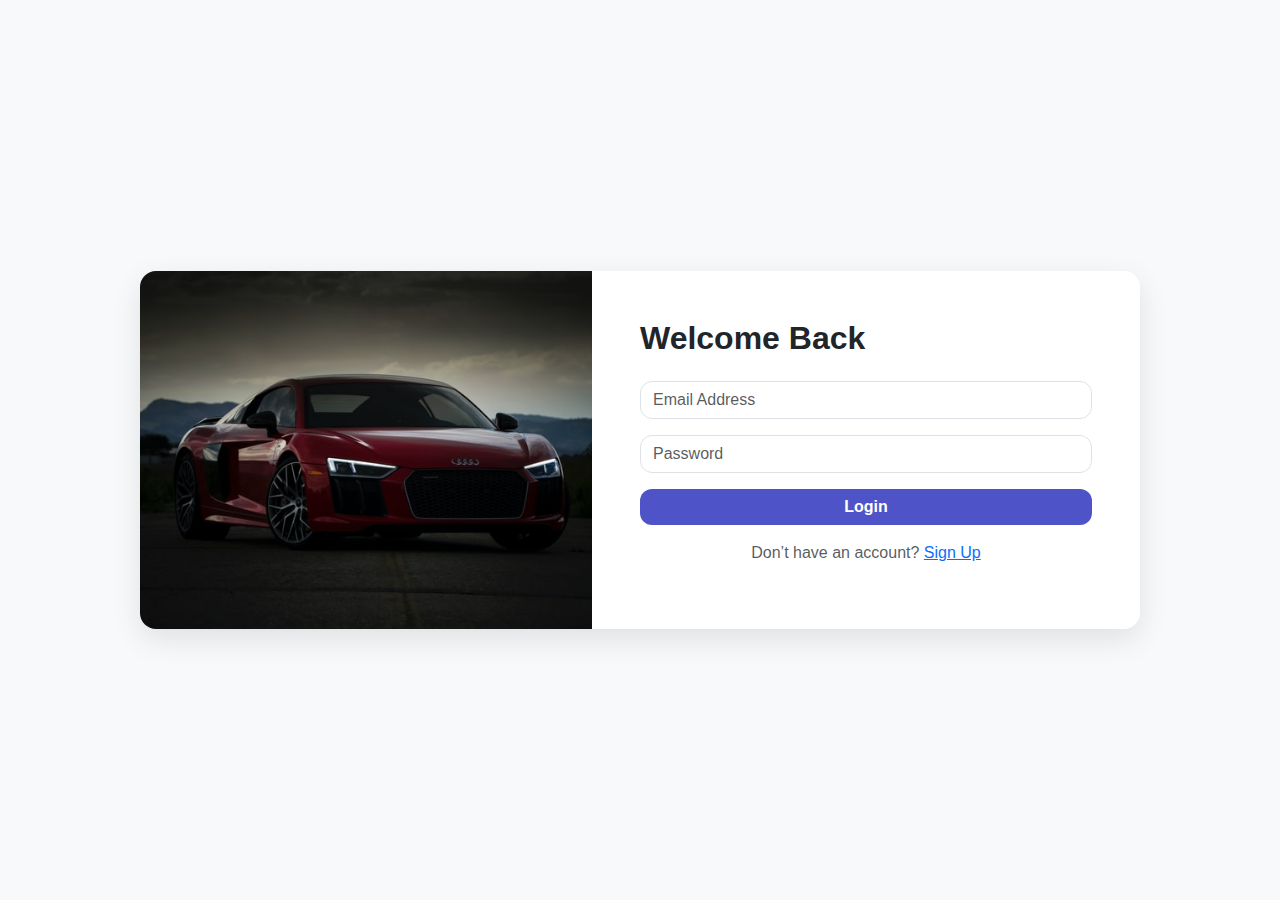
<file: login.html>
<!DOCTYPE html>
<html lang="en">
<head>
  <meta charset="UTF-8" />
  <meta name="viewport" content="width=device-width, initial-scale=1.0"/>
  <title>Sign In</title>
  <link href="https://cdn.jsdelivr.net/npm/bootstrap@5.3.3/dist/css/bootstrap.min.css" rel="stylesheet" />
  <style>
    body {
      font-family: 'Poppins', sans-serif;
      height: 100vh;
      margin: 0;
      display: flex;
      align-items: center;
      justify-content: center;
      background-color: #f8f9fa;
    }

    .login-container {
      display: flex;
      width: 90%;
      max-width: 1000px;
      background-color: white;
      box-shadow: 0 10px 30px rgba(0, 0, 0, 0.1);
      border-radius: 1rem;
      overflow: hidden;
    }

    .login-image {
      background: url('img/car2.jpg') no-repeat center center/cover;
      flex: 1;
      min-height: 100%;
      display: none;
    }

    .login-form {
      flex: 1;
      padding: 3rem;
    }

    .login-form h2 {
      font-weight: 700;
      margin-bottom: 1.5rem;
    }

    .form-control {
      border-radius: 0.75rem;
      margin-bottom: 1rem;
    }

    .btn-login {
      background-color: #4e54c8;
      color: white;
      border: none;
      border-radius: 0.75rem;
      font-weight: 600;
      transition: 0.3s;
    }

    .btn-login:hover {
      background-color: #373abf;
    }

    @media (min-width: 768px) {
      .login-image {
        display: block;
      }
    }
  </style>
</head>
<body>

  <div class="login-container">
    <div class="login-image"></div>
    <div class="login-form">
      <h2>Welcome Back</h2>
      <form>
        <input type="email" class="form-control" placeholder="Email Address" required />
        <input type="password" class="form-control" placeholder="Password" required />
        <div class="d-grid">
          <button type="submit" class="btn btn-login">Login</button>
        </div>
        <p class="mt-3 text-muted text-center">
          Don’t have an account? <a href="#">Sign Up</a>
        </p>
      </form>
    </div>
  </div>

</body>
</html>
</file>
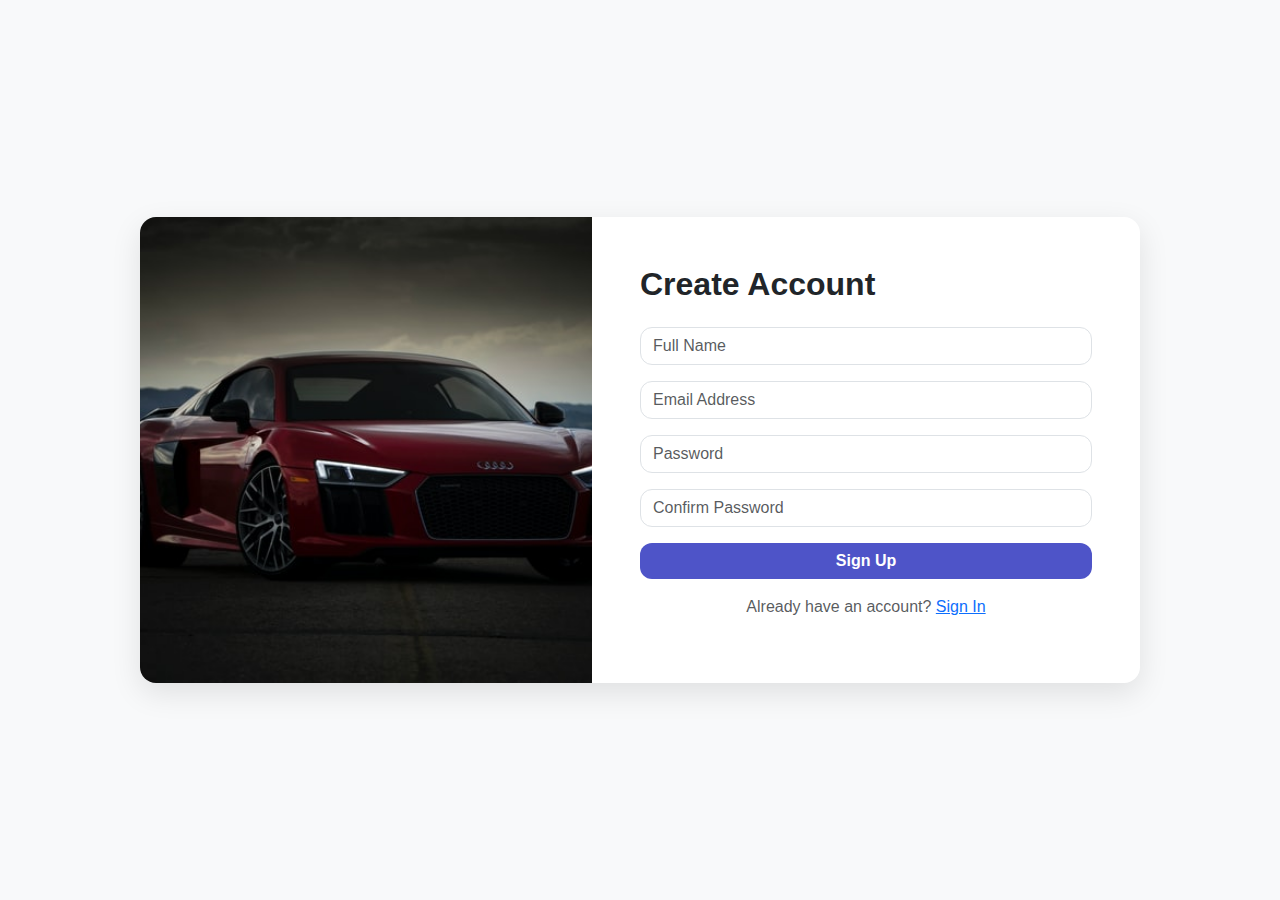
<file: signin.html>
<!DOCTYPE html>
<html lang="en">
<head>
  <meta charset="UTF-8" />
  <meta name="viewport" content="width=device-width, initial-scale=1.0"/>
  <title>Sign Up</title>
  <link href="https://cdn.jsdelivr.net/npm/bootstrap@5.3.3/dist/css/bootstrap.min.css" rel="stylesheet" />
  <style>
    body {
      font-family: 'Poppins', sans-serif;
      height: 100vh;
      margin: 0;
      display: flex;
      align-items: center;
      justify-content: center;
      background-color: #f8f9fa;
    }

    .signup-container {
      display: flex;
      width: 90%;
      max-width: 1000px;
      background-color: white;
      box-shadow: 0 10px 30px rgba(0, 0, 0, 0.1);
      border-radius: 1rem;
      overflow: hidden;
    }

    .signup-image {
      background: url('img/car2.jpg') no-repeat center center/cover;
      flex: 1;
      min-height: 100%;
      display: none;
    }

    .signup-form {
      flex: 1;
      padding: 3rem;
    }

    .signup-form h2 {
      font-weight: 700;
      margin-bottom: 1.5rem;
    }

    .form-control {
      border-radius: 0.75rem;
      margin-bottom: 1rem;
    }

    .btn-signup {
      background-color: #4e54c8;
      color: white;
      border: none;
      border-radius: 0.75rem;
      font-weight: 600;
      transition: 0.3s;
    }

    .btn-signup:hover {
      background-color: #373abf;
    }

    @media (min-width: 768px) {
      .signup-image {
        display: block;
      }
    }
  </style>
</head>
<body>

  <div class="signup-container">
    <div class="signup-image"></div>
    <div class="signup-form">
      <h2>Create Account</h2>
      <form>
        <input type="text" class="form-control" placeholder="Full Name" required />
        <input type="email" class="form-control" placeholder="Email Address" required />
        <input type="password" class="form-control" placeholder="Password" required />
        <input type="password" class="form-control" placeholder="Confirm Password" required />
        <div class="d-grid">
          <button type="submit" class="btn btn-signup">Sign Up</button>
        </div>
        <p class="mt-3 text-muted text-center">
          Already have an account? <a href="login.html">Sign In</a>
        </p>
      </form>
    </div>
  </div>

</body>
</html>
</file>
